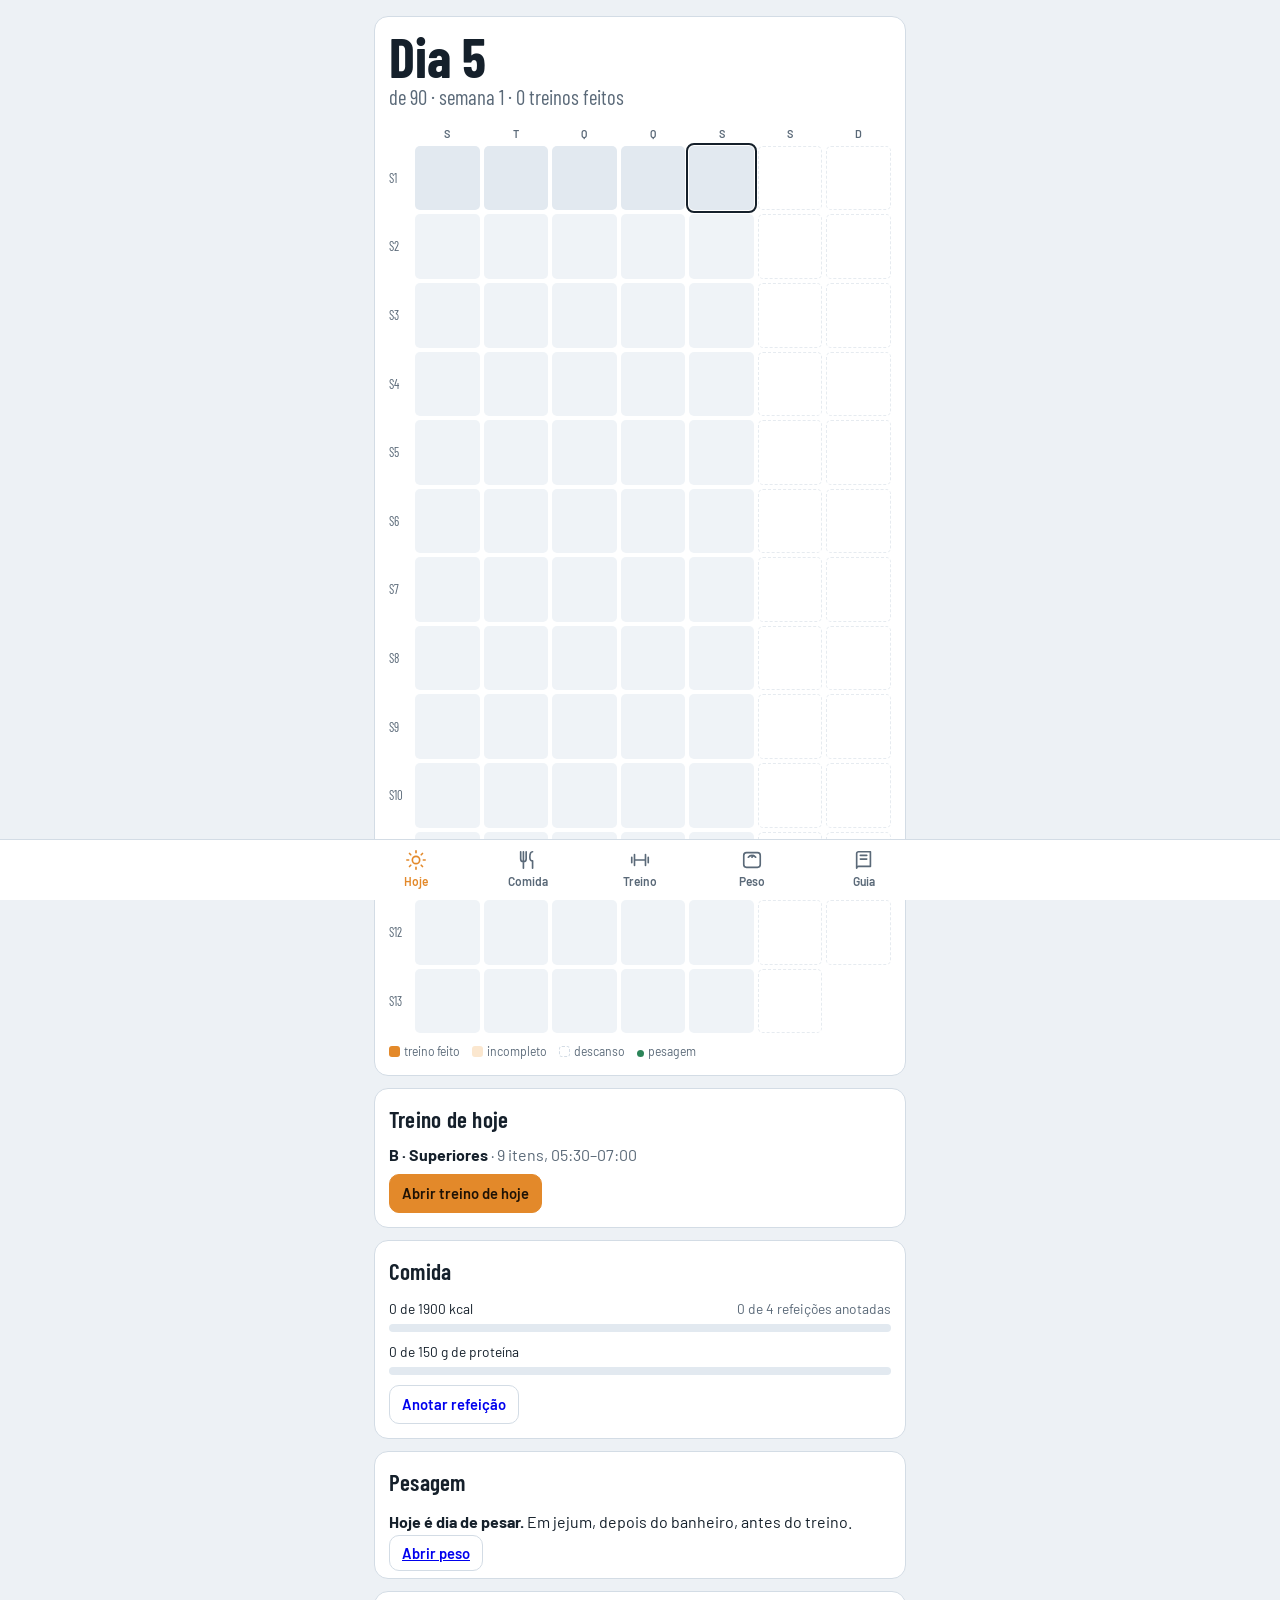
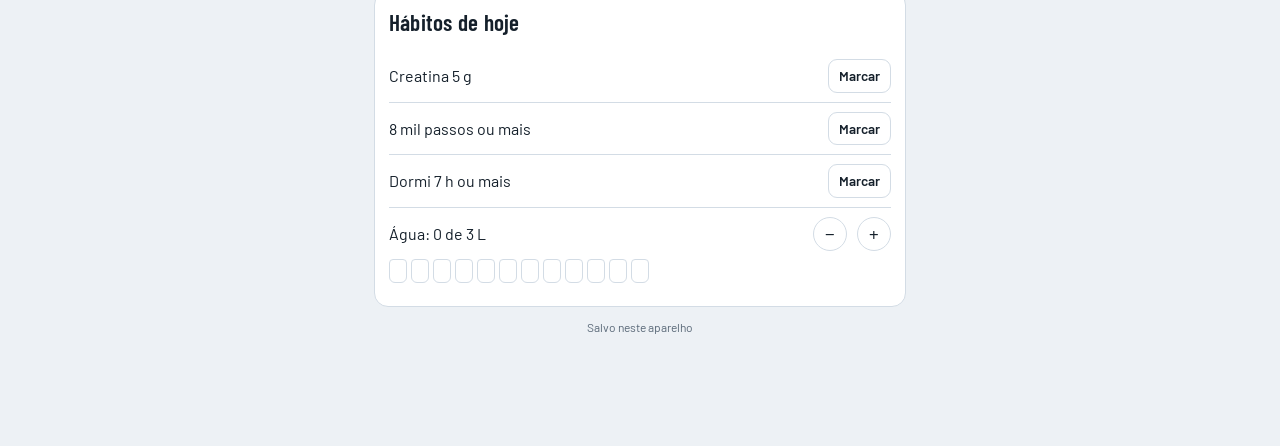
<file: cut90.html>
<!DOCTYPE html>
<html lang="pt-BR">
<head>
<meta charset="utf-8">
<meta name="viewport" content="width=device-width, initial-scale=1, viewport-fit=cover">
<title>Projeto 90 dias</title>
<link rel="preconnect" href="https://fonts.googleapis.com">
<link rel="preconnect" href="https://fonts.gstatic.com" crossorigin>
<link href="https://fonts.googleapis.com/css2?family=Barlow+Condensed:wght@500;600;700&family=Barlow:wght@400;500;600&display=swap" rel="stylesheet">
<style>
:root{
  --bg:#EDF1F5; --surface:#FFFFFF; --soft:#E2E9F0; --ink:#15202B; --muted:#5A6978;
  --line:#D3DCE5; --accent:#E3892A; --accent-soft:#FBE7CF; --on-accent:#1E1205;
  --good:#2C8559; --good-soft:#D9F0E3; --warn:#BE3F2B; --warn-soft:#F8DDD7;
  color-scheme:light;
  box-sizing:border-box;
  padding-top:env(safe-area-inset-top,0px);
  padding-bottom:env(safe-area-inset-bottom,0px);
}
@media (prefers-color-scheme:dark){
  :root:not([data-theme="light"]){
    --bg:#0E151D; --surface:#17212C; --soft:#1E2B38; --ink:#E5ECF2; --muted:#93A2B1;
    --line:#283646; --accent:#F0A04B; --accent-soft:#3A2A17; --on-accent:#1E1205;
    --good:#4CBF88; --good-soft:#163427; --warn:#EE7A62; --warn-soft:#3B1F1A;
    color-scheme:dark;
  }
}
:root[data-theme="dark"]{
  --bg:#0E151D; --surface:#17212C; --soft:#1E2B38; --ink:#E5ECF2; --muted:#93A2B1;
  --line:#283646; --accent:#F0A04B; --accent-soft:#3A2A17; --on-accent:#1E1205;
  --good:#4CBF88; --good-soft:#163427; --warn:#EE7A62; --warn-soft:#3B1F1A;
  color-scheme:dark;
}
*,*::before,*::after{box-sizing:inherit}
html{scroll-padding-top:env(safe-area-inset-top,0px)}
body{margin:0;background:var(--bg);color:var(--ink);font-family:"Barlow",system-ui,-apple-system,"Segoe UI",Roboto,sans-serif;font-size:16px;line-height:1.45;-webkit-font-smoothing:antialiased}
main{max-width:560px;margin:0 auto;padding:16px 14px 110px}
h1,h2,h3,.num{font-family:"Barlow Condensed","Arial Narrow",system-ui,sans-serif;letter-spacing:.01em}
h1{font-size:2.4rem;line-height:1;margin:0;font-weight:700}
h2{font-size:1.45rem;margin:0 0 10px;font-weight:600}
h3{font-size:1.15rem;margin:0;font-weight:600}
p{margin:0 0 8px}
.muted{color:var(--muted)}
.small{font-size:.86rem}
.card{background:var(--surface);border:1px solid var(--line);border-radius:14px;padding:14px;margin-bottom:12px}
.row{display:flex;gap:10px;align-items:center}
.between{justify-content:space-between}
.wrap{flex-wrap:wrap}
.grow{flex:1;min-width:0}
button{font:inherit;color:inherit;cursor:pointer}
.btn{border:1px solid var(--line);background:var(--surface);border-radius:10px;padding:8px 12px;font-weight:600;font-size:.92rem}
.btn.primary{background:var(--accent);border-color:var(--accent);color:var(--on-accent)}
.btn.ghost{background:transparent}
.btn:focus-visible,input:focus-visible,textarea:focus-visible,a:focus-visible{outline:2px solid var(--accent);outline-offset:2px}
input,textarea{font:inherit;color:var(--ink);background:var(--bg);border:1px solid var(--line);border-radius:9px;padding:8px 10px;width:100%}
textarea{resize:vertical;min-height:58px}
input.n{text-align:center;padding:8px 4px}
label.lb{display:block;font-size:.82rem;color:var(--muted);margin:0 0 4px}

/* date nav */
.datenav{display:flex;align-items:center;justify-content:space-between;gap:8px;margin-bottom:12px}
.datenav .d{text-align:center}
.datenav .d b{display:block;font-family:"Barlow Condensed",sans-serif;font-size:1.3rem}
.iconbtn{width:42px;height:42px;border-radius:50%;border:1px solid var(--line);background:var(--surface);font-size:1.2rem;display:grid;place-items:center}

/* bottom nav */
nav.tabs{position:fixed;left:0;right:0;bottom:0;background:var(--surface);border-top:1px solid var(--line);padding-bottom:env(safe-area-inset-bottom,0px);z-index:20}
nav.tabs .in{max-width:560px;margin:0 auto;display:grid;grid-template-columns:repeat(5,1fr)}
nav.tabs a{display:flex;flex-direction:column;align-items:center;gap:2px;padding:9px 0 10px;text-decoration:none;color:var(--muted);font-size:.75rem;font-weight:600}
nav.tabs a svg{width:22px;height:22px;stroke:currentColor;fill:none;stroke-width:1.8;stroke-linecap:round;stroke-linejoin:round}
nav.tabs a[aria-current="page"]{color:var(--accent)}

/* hero grid */
.hero{padding:16px 14px 14px}
.hero .big{font-family:"Barlow Condensed",sans-serif;font-weight:700;font-size:3.4rem;line-height:.9}
.hero .of{font-family:"Barlow Condensed",sans-serif;font-size:1.3rem;color:var(--muted)}
.grid90{display:grid;grid-template-columns:22px repeat(7,1fr);gap:4px;margin-top:14px;font-size:.68rem}
.grid90 .wk{color:var(--muted);display:flex;align-items:center;font-family:"Barlow Condensed",sans-serif;font-size:.8rem}
.grid90 .hd{text-align:center;color:var(--muted);font-weight:600}
.cell{aspect-ratio:1;border-radius:5px;background:var(--soft);position:relative}
.cell.rest{background:transparent;border:1px dashed var(--line)}
.cell.done{background:var(--accent)}
.cell.partial{background:var(--accent-soft)}
.cell.today{outline:2px solid var(--ink);outline-offset:1px}
.cell.future{opacity:.55}
.cell.w::after{content:"";position:absolute;right:3px;bottom:3px;width:5px;height:5px;border-radius:50%;background:var(--good)}
.cell.none{visibility:hidden}
.legend{display:flex;gap:12px;flex-wrap:wrap;margin-top:10px;font-size:.76rem;color:var(--muted)}
.legend i{display:inline-block;width:11px;height:11px;border-radius:3px;vertical-align:-1px;margin-right:4px}

/* progress bars */
.bar{height:8px;border-radius:5px;background:var(--soft);overflow:hidden}
.bar>span{display:block;height:100%;background:var(--accent);border-radius:5px;transition:width .25s}
.bar.g>span{background:var(--good)}

/* chips */
.chips{display:flex;gap:6px;overflow-x:auto;padding-bottom:2px;margin-bottom:12px}
.chip{flex:0 0 auto;border:1px solid var(--line);background:var(--surface);border-radius:999px;padding:7px 13px;font-weight:600;font-size:.9rem}
.chip[aria-pressed="true"]{background:var(--ink);color:var(--bg);border-color:var(--ink)}

/* meals */
.meal{border-left:4px solid var(--line)}
.meal.ok{border-left-color:var(--good)}
.meal .time{font-family:"Barlow Condensed",sans-serif;font-size:1.25rem;font-weight:600;min-width:52px}
.plan{background:var(--soft);border-radius:9px;padding:8px 10px;font-size:.88rem;color:var(--muted);margin:8px 0}
.tri{display:grid;grid-template-columns:1fr 1fr;gap:8px;margin-top:8px}

/* exercises */
.ex{position:relative}
.ex .ord{font-family:"Barlow Condensed",sans-serif;font-weight:700;font-size:1.5rem;color:var(--accent);min-width:26px;line-height:1}
.ex.isdone{opacity:.72}
.ex .cue{font-size:.85rem;color:var(--muted);margin:4px 0 8px}
.ex .cue.spine{color:var(--warn)}
.sets{display:grid;grid-template-columns:34px 1fr 1fr;gap:6px;align-items:center}
.sets .h{font-size:.75rem;color:var(--muted);text-align:center}
.sets .s{font-family:"Barlow Condensed",sans-serif;font-weight:600;color:var(--muted);text-align:center}
.tip{font-size:.85rem;background:var(--accent-soft);border-radius:9px;padding:7px 10px;margin-top:8px}
.last{font-size:.82rem;color:var(--muted);margin-top:6px}
.check{border:1px solid var(--line);border-radius:9px;background:transparent;padding:6px 10px;font-size:.85rem;font-weight:600}
.check[aria-pressed="true"]{background:var(--good);border-color:var(--good);color:#fff}
.pain{display:grid;grid-template-columns:repeat(11,1fr);gap:4px}
.pain button{border:1px solid var(--line);background:var(--surface);border-radius:7px;padding:7px 0;font-weight:600;font-size:.85rem}
.pain button[aria-pressed="true"]{background:var(--ink);color:var(--bg)}
.alert{border-radius:11px;padding:10px 12px;font-size:.92rem;margin-bottom:12px}
.alert.warn{background:var(--warn-soft);color:var(--warn)}
.alert.good{background:var(--good-soft);color:var(--good)}
.alert.info{background:var(--accent-soft)}

/* habits */
.hab{display:flex;align-items:center;justify-content:space-between;gap:10px;padding:9px 0;border-bottom:1px solid var(--line)}
.hab:last-child{border-bottom:0}
.water{display:flex;gap:4px;flex-wrap:wrap}
.water span{width:18px;height:24px;border-radius:4px 4px 6px 6px;border:1.5px solid var(--line)}
.water span.f{background:#4A90C8;border-color:#4A90C8}

/* stats */
.stats{display:grid;grid-template-columns:1fr 1fr;gap:8px}
.stat{background:var(--soft);border-radius:10px;padding:10px}
.stat .v{font-family:"Barlow Condensed",sans-serif;font-size:1.6rem;font-weight:600;line-height:1.1}
.stat .k{font-size:.78rem;color:var(--muted)}
.chart{width:100%;height:auto;display:block}
.chart text{fill:var(--muted);font-size:9px;font-family:"Barlow",sans-serif}
table.list{width:100%;border-collapse:collapse;font-size:.92rem}
table.list td,table.list th{padding:7px 4px;border-bottom:1px solid var(--line);text-align:left}
table.list th{font-size:.78rem;color:var(--muted);font-weight:600}
.scrollx{overflow-x:auto}
ul.plain{margin:0;padding-left:18px}
ul.plain li{margin-bottom:5px}
.sync{font-size:.75rem;color:var(--muted);text-align:center;margin-top:8px}
@media (prefers-reduced-motion:reduce){*{transition:none!important}}
</style>
</head>
<body>
<main id="app"></main>
<nav class="tabs" aria-label="Seções"><div class="in" id="tabs"></div></nav>

<script>
/* ============ DADOS DO PLANO ============ */
const START_DEFAULT = "2026-11-30";
const HEIGHT_CM = 167;
const KCAL_GOAL = 1900, PROT_GOAL = 150, WATER_GOAL = 12; // copos de 250 ml

const MEALS = [
  {id:"pre", time:"05:15", name:"Pré-treino", opt:true, kcal:0, prot:0,
   plan:"Café preto. Se bater tontura: 1 banana ou 1 dose de whey com água."},
  {id:"cafe", time:"07:30", name:"Café da manhã", kcal:450, prot:30,
   plan:"3 ovos mexidos, 2 fatias de pão integral, 1 fruta e café. Dia corrido: whey + 40 g de aveia + 1 banana. Tome a creatina (5 g) aqui."},
  {id:"almoco", time:"11:30", name:"Almoço", kcal:600, prot:45,
   plan:"150 g de frango, carne magra ou peixe, 4 colheres de arroz (~120 g), 1 concha de feijão, salada à vontade, 1 colher de chá de azeite."},
  {id:"lanche", time:"16:00", name:"Lanche", kcal:330, prot:35,
   plan:"Iogurte natural + 1 dose de whey + 1 fruta. Ou sanduíche integral de frango ou atum."},
  {id:"jantar", time:"20:00", name:"Jantar", kcal:520, prot:40,
   plan:"150 g de proteína, 150 g de batata, mandioca ou arroz, legumes à vontade."},
  {id:"extra", time:"—", name:"Fora do plano", opt:true, kcal:0, prot:0,
   plan:"Beliscos, bebida, doce, fim de semana. Anotar com honestidade é o que permite ajustar a dieta certo."}
];

const WORKOUTS = {
  A:{title:"Inferiores + core", ex:[
    {id:"aq_a", name:"Aquecimento na bike", type:"warm", reps:"5 min leve"},
    {id:"legpress", name:"Leg press 45°", type:"load", sets:3, reps:"10–12", top:12,
     cue:"Quadril e lombar colados no banco o tempo todo. Desça só até onde o quadril não enrola.", spine:true},
    {id:"extensora", name:"Cadeira extensora", type:"load", sets:3, reps:"12", top:12,
     cue:"Suba controlando, segure 1 s em cima."},
    {id:"flexora", name:"Mesa flexora", type:"load", sets:3, reps:"12", top:12,
     cue:"Quadril colado no banco, sem arquear a lombar para ajudar.", spine:true},
    {id:"pelvica", name:"Elevação pélvica", type:"load", sets:3, reps:"10–12", top:12,
     cue:"Suba até alinhar o quadril com o tronco. Não force a lombar para cima: o trabalho é do glúteo.", spine:true},
    {id:"afundo", name:"Afundo com halteres", type:"load", sets:3, reps:"10 por perna", top:10,
     cue:"Tronco reto, passo médio. Halteres leves no início; troque por agachamento goblet só se não doer."},
    {id:"panturrilha", name:"Panturrilha sentado", type:"load", sets:3, reps:"15", top:15,
     cue:"Amplitude toda, pausa embaixo."},
    {id:"curlup", name:"Curl-up de McGill", type:"core", sets:3, reps:"8 × 10 s", unit:"reps",
     cue:"Uma perna dobrada, mãos sob a lombar. Levante só cabeça e ombros, sem flexionar a coluna.", spine:true},
    {id:"pranchalat", name:"Prancha lateral", type:"core", sets:3, reps:"20–30 s cada lado", unit:"seg",
     cue:"Corpo em linha reta. Comece com joelhos apoiados se precisar."},
    {id:"perdigueiro", name:"Perdigueiro (bird dog)", type:"core", sets:3, reps:"8 cada lado", unit:"reps",
     cue:"Braço e perna opostos, segure 5 s. Lombar parada como uma mesa."},
    {id:"esteira_a", name:"Esteira inclinada", type:"cardio", reps:"15–20 min caminhando"}
  ]},
  B:{title:"Superiores", ex:[
    {id:"aq_b", name:"Aquecimento + manguito", type:"warm", reps:"5 min bike + rotação externa com elástico"},
    {id:"supino", name:"Supino com halteres", type:"load", sets:3, reps:"10–12", top:12,
     cue:"Pés firmes no chão, glúteo no banco. Peso por halter.", },
    {id:"remada", name:"Remada com apoio no peito", type:"load", sets:3, reps:"10–12", top:12,
     cue:"Peito apoiado tira a carga da lombar. Nunca faça remada curvada livre.", spine:true},
    {id:"puxada", name:"Puxada frente", type:"load", sets:3, reps:"10–12", top:12,
     cue:"Puxe até o queixo, sem jogar o tronco para trás."},
    {id:"desenv", name:"Desenvolvimento sentado com encosto", type:"load", sets:3, reps:"10–12", top:12,
     cue:"Costas coladas no encosto. Se a lombar arquear, a carga está alta.", spine:true},
    {id:"lateral", name:"Elevação lateral", type:"load", sets:3, reps:"12–15", top:15,
     cue:"Cotovelo levemente dobrado, sobe até a linha do ombro."},
    {id:"triceps", name:"Tríceps na polia", type:"load", sets:3, reps:"12", top:12,
     cue:"Cotovelos parados ao lado do corpo."},
    {id:"rosca", name:"Rosca com halteres sentado", type:"load", sets:3, reps:"12", top:12,
     cue:"Sentado e com encosto, sem balanço."},
    {id:"esteira_b", name:"Esteira inclinada", type:"cardio", reps:"15–20 min caminhando"}
  ]},
  C:{title:"Cardio + core", ex:[
    {id:"cardio_c", name:"Esteira inclinada ou bike", type:"cardio", reps:"30–40 min em ritmo de conversa"},
    {id:"curlup", name:"Curl-up de McGill", type:"core", sets:3, reps:"8 × 10 s", unit:"reps",
     cue:"Uma perna dobrada, mãos sob a lombar. Levante só cabeça e ombros.", spine:true},
    {id:"pranchalat", name:"Prancha lateral", type:"core", sets:3, reps:"20–30 s cada lado", unit:"seg",
     cue:"Corpo em linha reta."},
    {id:"perdigueiro", name:"Perdigueiro (bird dog)", type:"core", sets:3, reps:"8 cada lado", unit:"reps",
     cue:"Segure 5 s em cima, lombar parada."}
  ]}
};
const SCHEDULE = {1:"A", 2:"B", 3:"C", 4:"A", 5:"B"};
const WEIGH_DOW = [1,3,5];

/* ============ UTILIDADES ============ */
const pad = n => String(n).padStart(2,"0");
const ymd = d => `${d.getFullYear()}-${pad(d.getMonth()+1)}-${pad(d.getDate())}`;
const parse = s => { const [y,m,d] = s.split("-").map(Number); return new Date(y,m-1,d); };
const addDays = (s,n) => { const d = parse(s); d.setDate(d.getDate()+n); return ymd(d); };
const diffDays = (a,b) => Math.round((parse(b)-parse(a))/86400000);
const today = () => ymd(new Date());
const DOW = ["Domingo","Segunda","Terça","Quarta","Quinta","Sexta","Sábado"];
const DOWS = ["dom","seg","ter","qua","qui","sex","sáb"];
const dm = s => { const d = parse(s); return `${pad(d.getDate())}/${pad(d.getMonth()+1)}`; };
const fmtDate = s => `${DOW[parse(s).getDay()]}, ${dm(s)}`;
const esc = v => String(v ?? "").replace(/[&<>"']/g, c => ({"&":"&amp;","<":"&lt;",">":"&gt;",'"':"&quot;","'":"&#39;"}[c]));
const num = v => (v===null||v===undefined||v==="") ? null : (typeof v==="number" ? v : (isNaN(parseFloat(String(v).replace(",","."))) ? null : parseFloat(String(v).replace(",","."))));
const fmt = (v,d=1) => v==null ? "—" : Number(v).toLocaleString("pt-BR",{minimumFractionDigits:0,maximumFractionDigits:d});
const half = v => Math.round(v*2)/2;

function setPath(obj, path, val){
  const ks = path.split("."); let o = obj;
  for(let i=0;i<ks.length-1;i++){
    if(o[ks[i]]==null || typeof o[ks[i]]!=="object") o[ks[i]] = /^\d+$/.test(ks[i+1]) ? [] : {};
    o = o[ks[i]];
  }
  o[ks[ks.length-1]] = val;
}
const getPath = (obj,path) => path.split(".").reduce((o,k)=> o==null?undefined:o[k], obj);

/* ============ ESTADO + SALVAMENTO ============ */
const KEYS = ["config","food","train","weight"];
let S = {config:{start:START_DEFAULT, w0:74, bf0:22}, food:{}, train:{}, weight:{}};
let db = null, uid = null, syncMsg = "Salvo neste aparelho";
const ui = {date: today(), wDate: today(), open:{}};

function loadLocal(){
  for(const k of KEYS){
    try{ const v = localStorage.getItem("cut90:"+k); if(v) S[k] = Object.assign(S[k], JSON.parse(v)); }catch(e){}
  }
}
const timers = {}, chains = {};
function save(k){
  try{ localStorage.setItem("cut90:"+k, JSON.stringify(S[k])); }catch(e){}
  if(!db || !uid) return;
  clearTimeout(timers[k]);
  timers[k] = setTimeout(()=>{
    const json = JSON.stringify(S[k]);
    chains[k] = (chains[k]||Promise.resolve()).then(()=>
      db.doc(`data/users/${uid}/${k}`).set({json, at:Date.now()})
        .then(()=>{ syncMsg = "Sincronizado na sua conta"; paintSync(); })
        .catch(()=>{ syncMsg = "Sem conexão: salvo neste aparelho"; paintSync(); })
    );
  }, 700);
}
function paintSync(){ const el = document.getElementById("sync"); if(el) el.textContent = syncMsg; }

async function initCloud(){
  if(!window.claude || !window.claude.use) return;
  try{
    const [d,u] = await Promise.all([claude.use("db"), claude.use("user")]);
    if(!d || !u) return;
    const id = await u.id(); if(!id) return;
    const snaps = await Promise.race([
      Promise.all(KEYS.map(k => d.doc(`data/users/${id}/${k}`).get())),
      new Promise((_,rej)=>setTimeout(()=>rej(new Error("timeout")),10000))
    ]);
    db = d; uid = id;
    snaps.forEach((s,i)=>{
      const k = KEYS[i];
      if(s.exists){
        try{ S[k] = Object.assign(S[k], JSON.parse(s.data().json)); localStorage.setItem("cut90:"+k, JSON.stringify(S[k])); }catch(e){}
      } else if(Object.keys(S[k]).length){ save(k); }
    });
    syncMsg = "Sincronizado na sua conta";
    const a = document.activeElement;
    if(!a || !["INPUT","TEXTAREA"].includes(a.tagName)) render();
    else paintSync();
  }catch(e){ syncMsg = "Salvo neste aparelho"; paintSync(); }
}

/* ============ LÓGICA DO PROGRAMA ============ */
const start = () => S.config.start || START_DEFAULT;
const dayNum = d => diffDays(start(), d) + 1;
const weekNum = d => Math.floor((dayNum(d)-1)/7) + 1;
const workoutKeyFor = d => (S.train[d] && S.train[d].k) || SCHEDULE[parse(d).getDay()] || null;

function sessionHasData(sess){
  if(!sess || !sess.ex) return false;
  return Object.values(sess.ex).some(e => e && (e.done || (e.sets||[]).some(s=>s && (num(s.kg)!=null || num(s.r)!=null)) || num(e.min)!=null));
}
function sessionStatus(d){
  const sess = S.train[d]; if(!sessionHasData(sess)) return "none";
  const k = workoutKeyFor(d); if(!k) return "partial";
  const exs = WORKOUTS[k].ex;
  const done = exs.filter(x => { const e = sess.ex[x.id]; return e && (e.done || (e.sets||[]).some(s=>s&&num(s.r)!=null) || num(e.min)!=null); }).length;
  return done >= Math.ceil(exs.length*0.7) ? "done" : "partial";
}
function lastSession(exId, before){
  const ds = Object.keys(S.train).filter(d => d < before).sort().reverse();
  for(const d of ds){
    const e = S.train[d].ex && S.train[d].ex[exId];
    if(e && (e.sets||[]).some(s=>s && num(s.kg)!=null)) return {date:d, sets:e.sets.filter(Boolean)};
  }
  return null;
}
function history(exId){
  return Object.keys(S.train).sort().map(d=>{
    const e = S.train[d].ex && S.train[d].ex[exId];
    if(!e) return null;
    const kgs = (e.sets||[]).filter(Boolean).map(s=>num(s.kg)).filter(v=>v!=null);
    return kgs.length ? {d, y:Math.max(...kgs)} : null;
  }).filter(Boolean);
}
function suggestion(x, d){
  const n = dayNum(d);
  if(n <= 14 && n >= 1) return "Semanas 1–2: carga leve, foco em técnica e amplitude sem dor.";
  const last = lastSession(x.id, d);
  if(!last) return "Primeira vez: ache a carga em que a última repetição sai difícil, mas limpa.";
  const top = Math.max(...last.sets.map(s=>num(s.kg)).filter(v=>v!=null));
  const filled = last.sets.filter(s=>num(s.r)!=null);
  const allTop = filled.length >= x.sets && filled.every(s=>num(s.r) >= x.top);
  return allTop
    ? `Você bateu ${x.top} reps em todas as séries: suba para ~${fmt(half(top*1.05))} kg.`
    : `Mantenha ${fmt(top)} kg e busque mais repetições até chegar em ${x.top} em todas.`;
}
function dayFood(d){ return S.food[d] || {}; }
function foodTotals(d){
  const m = dayFood(d).meals || {}; let k=0,p=0,c=0;
  for(const meal of MEALS){ const e = m[meal.id]; if(!e) continue;
    if(num(e.kcal)!=null) k+=num(e.kcal); if(num(e.prot)!=null) p+=num(e.prot);
    if((e.text||"").trim() && meal.id!=="extra" && meal.id!=="pre") c++; }
  return {k,p,c};
}
function isWeighDay(d){ return WEIGH_DOW.includes(parse(d).getDay()); }
function nextWeighDay(d){ for(let i=0;i<8;i++){ const x = addDays(d,i); if(isWeighDay(x)) return x; } return d; }
function isMeasureDay(d){ const n = dayNum(d); return n>=1 && n<=90 && ((n-1)%14===0 || n===90); }
function nextMeasureDay(d){ for(let i=0;i<15;i++){ const x = addDays(d,i); if(isMeasureDay(x)) return x; } return null; }
function navyBF(waist, neck){
  if(!waist || !neck || waist<=neck) return null;
  return 495/(1.0324 - 0.19077*Math.log10(waist-neck) + 0.15456*Math.log10(HEIGHT_CM)) - 450;
}
function weeklyAverages(){
  const by = {};
  for(const [d,e] of Object.entries(S.weight)){ const kg = num(e && e.kg); if(kg==null) continue;
    const w = weekNum(d); (by[w] = by[w]||[]).push(kg); }
  return Object.keys(by).map(Number).sort((a,b)=>a-b).map(w=>({w, avg: by[w].reduce((a,b)=>a+b,0)/by[w].length, n:by[w].length}));
}

/* ============ GRÁFICO ============ */
function lineChart(pts, unit){
  if(pts.length < 2) return `<p class="muted small">O gráfico aparece a partir do segundo registro.</p>`;
  const W=320,H=130,pl=30,pr=10,pt=12,pb=22;
  const ys = pts.map(p=>p.y); let mn = Math.min(...ys), mx = Math.max(...ys);
  if(mx-mn < 1){ mn -= .5; mx += .5; }
  const X = i => pl + i*(W-pl-pr)/(pts.length-1);
  const Y = v => pt + (mx-v)*(H-pt-pb)/(mx-mn);
  const line = pts.map((p,i)=>`${X(i).toFixed(1)},${Y(p.y).toFixed(1)}`).join(" ");
  const step = Math.max(1, Math.ceil(pts.length/6));
  return `<svg class="chart" viewBox="0 0 ${W} ${H}" role="img" aria-label="Evolução">
    <line x1="${pl}" y1="${Y(mx)}" x2="${W-pr}" y2="${Y(mx)}" stroke="var(--line)"/>
    <line x1="${pl}" y1="${Y(mn)}" x2="${W-pr}" y2="${Y(mn)}" stroke="var(--line)"/>
    <text x="2" y="${Y(mx)+3}">${fmt(mx)}</text><text x="2" y="${Y(mn)+3}">${fmt(mn)}</text>
    <polyline points="${line}" fill="none" stroke="var(--accent)" stroke-width="2.2" stroke-linejoin="round"/>
    ${pts.map((p,i)=>`<circle cx="${X(i)}" cy="${Y(p.y)}" r="3" fill="var(--accent)"/>`).join("")}
    ${pts.map((p,i)=> i%step===0||i===pts.length-1 ? `<text x="${X(i)}" y="${H-6}" text-anchor="middle">${esc(p.label)}</text>`:"").join("")}
  </svg>`;
}

/* ============ VIEWS ============ */
const ICONS = {
  hoje:'<svg viewBox="0 0 24 24"><circle cx="12" cy="12" r="4"/><path d="M12 2v2M12 20v2M4.9 4.9l1.4 1.4M17.7 17.7l1.4 1.4M2 12h2M20 12h2M4.9 19.1l1.4-1.4M17.7 6.3l1.4-1.4"/></svg>',
  comida:'<svg viewBox="0 0 24 24"><path d="M4 3v8a3 3 0 0 0 6 0V3M7 3v18M17 3c-2 0-3 3-3 6s1 4 3 4v8"/></svg>',
  treino:'<svg viewBox="0 0 24 24"><path d="M3 9v6M6 6v12M18 6v12M21 9v6M6 12h12"/></svg>',
  peso:'<svg viewBox="0 0 24 24"><rect x="3" y="4" width="18" height="16" rx="3"/><path d="M8 9a5 5 0 0 1 8 0M12 9l1.5-2"/></svg>',
  guia:'<svg viewBox="0 0 24 24"><path d="M4 5a2 2 0 0 1 2-2h13v16H6a2 2 0 0 0-2 2V5z"/><path d="M8 7h7M8 11h7"/></svg>'
};
const TABS = [["hoje","Hoje"],["comida","Comida"],["treino","Treino"],["peso","Peso"],["guia","Guia"]];
const view = () => { const h = location.hash.replace("#",""); return TABS.some(t=>t[0]===h) ? h : "hoje"; };

function dateNav(key){
  const d = ui[key];
  const n = dayNum(d);
  const label = n>=1 && n<=90 ? `Dia ${n} de 90` : (n<1 ? `Começa em ${1-n} dia${1-n>1?"s":""}` : "Após os 90 dias");
  return `<div class="datenav">
    <button class="iconbtn" data-act="nav" data-k="${key}" data-v="-1" aria-label="Dia anterior">‹</button>
    <div class="d"><b>${fmtDate(d)}</b><span class="muted small">${label}${d===today()?" · hoje":""}</span></div>
    <button class="iconbtn" data-act="nav" data-k="${key}" data-v="1" aria-label="Próximo dia">›</button>
  </div>${d!==today()?`<div style="text-align:center;margin:-6px 0 12px"><button class="btn ghost small" data-act="today" data-k="${key}">Voltar para hoje</button></div>`:""}`;
}

function vHoje(){
  const t = today(), n = dayNum(t);
  const k = SCHEDULE[parse(t).getDay()];
  const tot = foodTotals(t);
  const f = dayFood(t), hab = f.hab || {};
  // grid
  let cells = "";
  for(let w=0; w<13; w++){
    cells += `<div class="wk">S${w+1}</div>`;
    for(let i=0;i<7;i++){
      const idx = w*7+i;
      if(idx>=90){ cells += `<div class="cell none"></div>`; continue; }
      const d = addDays(start(), idx), dow = parse(d).getDay();
      const st = sessionStatus(d);
      let cls = "cell";
      if(st==="done") cls+=" done"; else if(st==="partial") cls+=" partial"; else if(!SCHEDULE[dow]) cls+=" rest";
      if(d===t) cls+=" today"; if(d>t) cls+=" future";
      if(S.weight[d] && num(S.weight[d].kg)!=null) cls+=" w";
      cells += `<div class="${cls}" title="${fmtDate(d)}"></div>`;
    }
  }
  const startDow = parse(start()).getDay();
  const heads = Array.from({length:7},(_,i)=>`<div class="hd">${DOWS[(startDow+i)%7].slice(0,1).toUpperCase()}</div>`).join("");
  const trained = Array.from({length:90},(_,i)=>addDays(start(),i)).filter(d=>sessionStatus(d)==="done").length;

  const headline = n<1 ? `<div class="big">${1-n}</div><div class="of">dia${1-n>1?"s":""} para começar · início ${fmtDate(start())}</div>`
    : n>90 ? `<div class="big">90</div><div class="of">dias concluídos</div>`
    : `<div class="big">Dia ${n}</div><div class="of">de 90 · semana ${weekNum(t)} · ${trained} treinos feitos</div>`;

  // next meal
  const now = new Date(); const hm = pad(now.getHours())+":"+pad(now.getMinutes());
  const nextMeal = MEALS.filter(m=>m.time!=="—" && m.id!=="pre").find(m=>m.time>hm);

  const weigh = isWeighDay(t);
  const wDone = S.weight[t] && num(S.weight[t].kg)!=null;
  const measure = isMeasureDay(t);
  const lastPain = Object.keys(S.train).sort().reverse().map(d=>S.train[d].pain).find(v=>v!=null);

  return `
  <section class="card hero">
    ${headline}
    <div class="grid90"><div></div>${heads}${cells}</div>
    <div class="legend"><span><i style="background:var(--accent)"></i>treino feito</span><span><i style="background:var(--accent-soft)"></i>incompleto</span><span><i style="border:1px dashed var(--line)"></i>descanso</span><span><i style="background:var(--good);border-radius:50%;width:7px;height:7px"></i>pesagem</span></div>
  </section>

  ${lastPain>=4 ? `<div class="alert warn">Último treino com dor lombar ${lastPain}/10. Reduza a carga do que doeu e, se a dor irradiar para a perna, pare e procure seu médico.</div>`:""}

  <section class="card">
    <div class="row between"><h2 style="margin:0">Treino de hoje</h2>${k?`<span class="muted small">${sessionStatus(t)==="done"?"✓ feito":""}</span>`:""}</div>
    ${k ? `<p style="margin-top:6px"><b>${k} · ${WORKOUTS[k].title}</b> <span class="muted">· ${WORKOUTS[k].ex.length} itens, 05:30–07:00</span></p>
      <a class="btn primary" href="#treino" data-act="today" data-k="date" style="display:inline-block;text-decoration:none">Abrir treino de hoje</a>`
      : `<p style="margin-top:6px">Descanso ativo: caminhada de 30–40 min ou bike leve, mais o Big 3 de McGill.</p>`}
  </section>

  <section class="card">
    <h2>Comida</h2>
    <div class="row between small"><span>${fmt(tot.k,0)} de ${KCAL_GOAL} kcal</span><span class="muted">${tot.c} de 4 refeições anotadas</span></div>
    <div class="bar" style="margin:5px 0 10px"><span style="width:${Math.min(100,tot.k/KCAL_GOAL*100)}%"></span></div>
    <div class="row between small"><span>${fmt(tot.p,0)} de ${PROT_GOAL} g de proteína</span></div>
    <div class="bar g" style="margin:5px 0 10px"><span style="width:${Math.min(100,tot.p/PROT_GOAL*100)}%"></span></div>
    ${nextMeal ? `<p class="small">Próxima: <b>${nextMeal.name}, ${nextMeal.time}</b></p>` : ""}
    <a class="btn" href="#comida" data-act="today" data-k="date" style="display:inline-block;text-decoration:none">Anotar refeição</a>
  </section>

  <section class="card">
    <h2>Pesagem</h2>
    ${weigh ? (wDone ? `<p>✓ Pesado hoje: <b>${fmt(num(S.weight[t].kg))} kg</b></p>` : `<p><b>Hoje é dia de pesar.</b> Em jejum, depois do banheiro, antes do treino.</p>`)
      : `<p>Hoje não. Próxima pesagem: <b>${fmtDate(nextWeighDay(t))}</b>.</p>`}
    ${measure ? `<p class="small">📏 Hoje também é dia de medir cintura e pescoço.</p>`:""}
    <a class="btn" href="#peso">Abrir peso</a>
  </section>

  <section class="card">
    <h2>Hábitos de hoje</h2>
    <div class="hab"><span>Creatina 5 g</span><button class="check" data-act="hab" data-h="creat" aria-pressed="${!!hab.creat}">${hab.creat?"Tomei":"Marcar"}</button></div>
    <div class="hab"><span>8 mil passos ou mais</span><button class="check" data-act="hab" data-h="passos" aria-pressed="${!!hab.passos}">${hab.passos?"Feito":"Marcar"}</button></div>
    <div class="hab"><span>Dormi 7 h ou mais</span><button class="check" data-act="hab" data-h="sono" aria-pressed="${!!hab.sono}">${hab.sono?"Sim":"Marcar"}</button></div>
    <div class="hab" style="display:block">
      <div class="row between"><span>Água: ${fmt((f.water||0)*0.25,2)} de 3 L</span>
        <span class="row"><button class="iconbtn" style="width:34px;height:34px" data-act="water" data-v="-1" aria-label="Tirar um copo">−</button><button class="iconbtn" style="width:34px;height:34px" data-act="water" data-v="1" aria-label="Adicionar um copo">+</button></span></div>
      <div class="water" style="margin-top:8px">${Array.from({length:WATER_GOAL},(_,i)=>`<span class="${i<(f.water||0)?"f":""}"></span>`).join("")}</div>
    </div>
  </section>`;
}

function vComida(){
  const d = ui.date, f = dayFood(d), m = f.meals || {};
  const tot = foodTotals(d);
  return `${dateNav("date")}
  <section class="card">
    <div class="row between small"><span id="tk">${fmt(tot.k,0)} de ${KCAL_GOAL} kcal</span><span class="muted">meta do déficit</span></div>
    <div class="bar" style="margin:5px 0 10px"><span id="bk" style="width:${Math.min(100,tot.k/KCAL_GOAL*100)}%"></span></div>
    <div class="row between small"><span id="tp">${fmt(tot.p,0)} de ${PROT_GOAL} g de proteína</span><span class="muted">~2 g por kg</span></div>
    <div class="bar g" style="margin-top:5px"><span id="bp" style="width:${Math.min(100,tot.p/PROT_GOAL*100)}%"></span></div>
    <p class="small muted" style="margin:10px 0 0">Kcal e proteína são opcionais. “Comi o plano” preenche os valores do cardápio.</p>
  </section>
  ${MEALS.map(meal=>{
    const e = m[meal.id] || {};
    const ok = (e.text||"").trim().length>0;
    return `<section class="card meal ${ok?"ok":""}" id="meal-${meal.id}">
      <div class="row between"><div class="row"><span class="time">${meal.time}</span><h3>${meal.name}${meal.opt?` <span class="muted small" style="font-family:Barlow,sans-serif;font-weight:400">opcional</span>`:""}</h3></div>
      ${meal.kcal?`<span class="muted small">${meal.kcal} kcal · ${meal.prot} g</span>`:""}</div>
      <div class="plan">${esc(meal.plan)}</div>
      <label class="lb" for="t-${meal.id}">O que você comeu</label>
      <textarea id="t-${meal.id}" data-f="food" data-p="${d}.meals.${meal.id}.text" placeholder="Ex.: 2 ovos, 1 pão, café com leite">${esc(e.text)}</textarea>
      <div class="tri">
        <div><label class="lb">Kcal (aprox.)</label><input class="n" inputmode="decimal" data-num data-f="food" data-p="${d}.meals.${meal.id}.kcal" value="${esc(e.kcal??"")}"></div>
        <div><label class="lb">Proteína (g)</label><input class="n" inputmode="decimal" data-num data-f="food" data-p="${d}.meals.${meal.id}.prot" value="${esc(e.prot??"")}"></div>
      </div>
      ${meal.kcal ? `<div class="row" style="margin-top:10px"><button class="btn" data-act="plan" data-m="${meal.id}">Comi o plano</button>${ok?`<button class="btn ghost" data-act="clearmeal" data-m="${meal.id}">Limpar</button>`:""}</div>`:""}
    </section>`;}).join("")}
  <section class="card">
    <div class="row between"><h3>Água: ${fmt((f.water||0)*0.25,2)} de 3 L</h3>
    <span class="row"><button class="iconbtn" style="width:34px;height:34px" data-act="water" data-v="-1" data-d="${d}" aria-label="Tirar um copo">−</button><button class="iconbtn" style="width:34px;height:34px" data-act="water" data-v="1" data-d="${d}" aria-label="Adicionar um copo">+</button></span></div>
    <div class="water" style="margin-top:8px">${Array.from({length:WATER_GOAL},(_,i)=>`<span class="${i<(f.water||0)?"f":""}"></span>`).join("")}</div>
  </section>`;
}

function vTreino(){
  const d = ui.date, dow = parse(d).getDay();
  const k = workoutKeyFor(d);
  const sess = S.train[d] || {};
  const chips = ["A","B","C"].map(x=>`<button class="chip" data-act="pickw" data-w="${x}" aria-pressed="${k===x}">${x} · ${WORKOUTS[x].title}</button>`).join("");
  let body = "";
  if(!k){
    body = `<section class="card"><h2>Fim de semana: descanso ativo</h2><p>Caminhada de 30–40 min ou bike leve, mais o Big 3 de McGill. Descansar também faz parte: é quando o músculo se recupera.</p><p class="small muted">Perdeu um treino na semana? Escolha acima e faça hoje.</p></section>`;
  } else {
    const W = WORKOUTS[k];
    const n = dayNum(d);
    body = `${n>=1&&n<=14?`<div class="alert info">Semana ${weekNum(d)} de adaptação: cargas leves, aprenda os movimentos. Nada pode doer na lombar.</div>`:""}
    <p class="muted small" style="margin:0 0 10px">Faça na ordem. Descanso de 60–90 s entre séries. Pare 1–2 reps antes da falha.</p>
    ${W.ex.map((x,i)=>{
      const e = (sess.ex && sess.ex[x.id]) || {};
      const sets = e.sets || [];
      const base = `${d}.ex.${x.id}`;
      let inner = "";
      if(x.type==="load"){
        const last = lastSession(x.id, d);
        inner = `<div class="sets">
          <div></div><div class="h">Carga (kg)</div><div class="h">Reps</div>
          ${Array.from({length:x.sets},(_,s)=>`<div class="s">${s+1}ª</div>
            <input class="n" inputmode="decimal" aria-label="Carga série ${s+1}" data-num data-f="train" data-p="${base}.sets.${s}.kg" value="${esc(sets[s]&&sets[s].kg!=null?sets[s].kg:"")}" placeholder="${last&&last.sets[s]&&last.sets[s].kg!=null?esc(last.sets[s].kg):""}">
            <input class="n" inputmode="numeric" aria-label="Repetições série ${s+1}" data-num data-f="train" data-p="${base}.sets.${s}.r" value="${esc(sets[s]&&sets[s].r!=null?sets[s].r:"")}" placeholder="${esc(String(x.top))}">`).join("")}
        </div>
        ${last?`<div class="last">Última vez (${dm(last.date)}): ${last.sets.map(s=>`${fmt(num(s.kg))} kg × ${s.r??"?"}`).join(" · ")}</div>`:""}
        <div class="tip">${esc(suggestion(x,d))}</div>
        <div class="row" style="margin-top:8px"><button class="btn ghost small" data-act="openex" data-x="${x.id}">${ui.open[x.id]?"Esconder evolução":"Ver evolução da carga"}</button></div>
        ${ui.open[x.id]?`<div style="margin-top:6px">${lineChart(history(x.id).map(h=>({y:h.y,label:dm(h.d)})))}</div>`:""}`;
      } else if(x.type==="core"){
        inner = `<div class="sets" style="grid-template-columns:34px 1fr">
          <div></div><div class="h">${x.unit==="seg"?"Segundos":"Repetições"}</div>
          ${Array.from({length:x.sets},(_,s)=>`<div class="s">${s+1}ª</div><input class="n" inputmode="numeric" data-num data-f="train" data-p="${base}.sets.${s}.r" value="${esc(sets[s]&&sets[s].r!=null?sets[s].r:"")}">`).join("")}
        </div>`;
      } else if(x.type==="cardio"){
        inner = `<div class="tri" style="grid-template-columns:1fr 1fr 1fr">
          <div><label class="lb">Minutos</label><input class="n" inputmode="decimal" data-num data-f="train" data-p="${base}.min" value="${esc(e.min??"")}"></div>
          <div><label class="lb">Inclinação %</label><input class="n" inputmode="decimal" data-num data-f="train" data-p="${base}.incl" value="${esc(e.incl??"")}"></div>
          <div><label class="lb">Velocidade</label><input class="n" inputmode="decimal" data-num data-f="train" data-p="${base}.vel" value="${esc(e.vel??"")}"></div>
        </div>`;
      }
      return `<section class="card ex ${e.done?"isdone":""}">
        <div class="row" style="align-items:flex-start">
          <span class="ord">${i+1}</span>
          <div class="grow">
            <div class="row between" style="align-items:flex-start"><h3>${esc(x.name)}</h3>
              <button class="check" data-act="exdone" data-x="${x.id}" aria-pressed="${!!e.done}">${e.done?"✓ Feito":"Feito"}</button></div>
            <div class="muted small">${x.sets?`${x.sets} × `:""}${esc(x.reps)}</div>
            ${x.cue?`<div class="cue ${x.spine?"spine":""}">${x.spine?"Coluna: ":""}${esc(x.cue)}</div>`:""}
            ${inner}
          </div>
        </div>
      </section>`;
    }).join("")}
    <section class="card">
      <h3>Dor lombar durante o treino</h3>
      <p class="small muted">0 = nenhuma · 10 = forte. Registre todo treino: é seu termômetro da coluna.</p>
      <div class="pain">${Array.from({length:11},(_,i)=>`<button data-act="pain" data-v="${i}" aria-pressed="${sess.pain===i}">${i}</button>`).join("")}</div>
      ${sess.pain>=4?`<div class="alert warn" style="margin:10px 0 0">Dor ${sess.pain}/10: reduza a carga do exercício que doeu na próxima vez. Dor que irradia para a perna, formigamento ou dormência: pare e procure seu médico.</div>`:""}
      <label class="lb" style="margin-top:12px" for="obs">Observações</label>
      <textarea id="obs" data-f="train" data-p="${d}.note" placeholder="Ex.: leg press incomodou no fim da série">${esc(sess.note)}</textarea>
    </section>`;
  }
  // overview of loads
  const loadEx = []; const seen = new Set();
  for(const key of ["A","B"]) for(const x of WORKOUTS[key].ex) if(x.type==="load" && !seen.has(x.id)){ seen.add(x.id); loadEx.push(x); }
  const rows = loadEx.map(x=>{ const h = history(x.id); if(!h.length) return "";
    const f = h[0].y, l = h[h.length-1].y; const p = f ? ((l-f)/f*100) : 0;
    return `<tr><td>${esc(x.name)}</td><td>${fmt(f)}</td><td><b>${fmt(l)}</b></td><td style="color:${p>0?"var(--good)":"var(--muted)"}">${p>0?"+":""}${fmt(p,0)}%</td></tr>`; }).join("");
  return `${dateNav("date")}<div class="chips">${chips}</div>${body}
  <section class="card"><h2>Evolução de cargas</h2>
    ${rows?`<div class="scrollx"><table class="list"><thead><tr><th>Exercício</th><th>Início</th><th>Atual</th><th>Ganho</th></tr></thead><tbody>${rows}</tbody></table></div>`
    :`<p class="muted small">Assim que você anotar as cargas, aparece aqui quanto cada exercício subiu desde o início.</p>`}
  </section>`;
}

function vPeso(){
  const t = today(), d = ui.wDate, e = S.weight[d] || {};
  const w0 = num(S.config.w0)||74, bf0 = num(S.config.bf0)||22;
  const lean = w0*(1-bf0/100);
  const t15 = lean/0.85, t12 = lean/0.88;
  const avgs = weeklyAverages();
  const cur = avgs.length ? avgs[avgs.length-1].avg : null;
  const lost = cur!=null ? w0-cur : null;
  // alerts
  let alert = "";
  const curW = weekNum(t);
  const closed = avgs.filter(a=>a.w < curW);
  if(closed.length>=3){
    const [a,b,c] = closed.slice(-3);
    if(b.avg >= a.avg-0.1 && c.avg >= b.avg-0.1) alert = `<div class="alert warn">Duas semanas sem cair. Tire ~150 kcal por dia (ex.: metade do arroz do jantar) ou some 2 mil passos por dia.</div>`;
  }
  if(!alert && closed.length>=2){
    const [b,c] = closed.slice(-2);
    if(b.avg - c.avg > 1.0) alert = `<div class="alert warn">Caiu mais de 1 kg na última semana. Rápido demais costuma levar músculo junto: acrescente ~150 kcal por dia.</div>`;
    else if(b.avg - c.avg >= 0.4) alert = `<div class="alert good">Ritmo bom: −${fmt(b.avg-c.avg)} kg na última semana. Continue igual.</div>`;
  }
  // BF
  const measured = Object.keys(S.weight).sort().filter(k=>num(S.weight[k].waist) && num(S.weight[k].neck));
  const bfPts = measured.map(k=>({d:k, bf:navyBF(num(S.weight[k].waist), num(S.weight[k].neck)), waist:num(S.weight[k].waist)})).filter(p=>p.bf!=null);
  const lastBF = bfPts.length ? bfPts[bfPts.length-1] : null;
  const nm = nextMeasureDay(t);
  const entries = Object.keys(S.weight).sort().reverse().filter(k=>num(S.weight[k].kg)!=null || num(S.weight[k].waist)!=null);

  return `
  <section class="card">
    <h2>Quando se pesar</h2>
    <p>Segunda, quarta e sexta, <b>em jejum, depois do banheiro, antes do treino</b>, sempre na mesma balança. O que vale é a média da semana, não o número do dia.</p>
    ${isWeighDay(t) ? `<div class="alert ${S.weight[t]&&num(S.weight[t].kg)!=null?"good":"info"}" style="margin:8px 0 0">${S.weight[t]&&num(S.weight[t].kg)!=null?"✓ Pesagem de hoje registrada.":"Hoje é dia de pesar."}</div>`
      : `<p class="small muted" style="margin:0">Próxima pesagem: <b>${fmtDate(nextWeighDay(t))}</b></p>`}
    <p class="small muted" style="margin:6px 0 0">Cintura e pescoço: a cada 14 dias${nm?` · próxima medida ${isMeasureDay(t)?"<b>hoje</b>":fmtDate(nm)}`:""}. Cintura na altura do umbigo, relaxado; pescoço logo abaixo do pomo de adão.</p>
  </section>

  <section class="card">
    <h2>Registrar</h2>
    <label class="lb" for="wd">Data</label>
    <input id="wd" type="date" value="${d}" data-change="wdate">
    <div class="tri" style="grid-template-columns:1fr 1fr 1fr">
      <div><label class="lb" for="wkg">Peso (kg)</label><input id="wkg" class="n" inputmode="decimal" value="${esc(e.kg??"")}" placeholder="74,0"></div>
      <div><label class="lb" for="wwa">Cintura (cm)</label><input id="wwa" class="n" inputmode="decimal" value="${esc(e.waist??"")}"></div>
      <div><label class="lb" for="wne">Pescoço (cm)</label><input id="wne" class="n" inputmode="decimal" value="${esc(e.neck??"")}"></div>
    </div>
    <button class="btn primary" style="margin-top:10px;width:100%" data-act="saveweight">Salvar pesagem</button>
  </section>

  ${alert}

  <section class="card">
    <h2>Onde você está</h2>
    <div class="stats">
      <div class="stat"><div class="v">${fmt(w0)} kg</div><div class="k">peso inicial</div></div>
      <div class="stat"><div class="v">${cur!=null?fmt(cur)+" kg":"—"}</div><div class="k">média da última semana</div></div>
      <div class="stat"><div class="v" style="color:${lost>0?"var(--good)":"inherit"}">${lost!=null?(lost>0?"−":"+")+fmt(Math.abs(lost))+" kg":"—"}</div><div class="k">desde o início</div></div>
      <div class="stat"><div class="v">${lastBF?fmt(lastBF.bf)+"%":"—"}</div><div class="k">gordura estimada${lastBF?` (${dm(lastBF.d)})`:""}</div></div>
      <div class="stat"><div class="v">${fmt(t15)} kg</div><div class="k">meta de 90 dias (~15%)</div></div>
      <div class="stat"><div class="v">${fmt(t12)} kg</div><div class="k">meta final (~12%)</div></div>
    </div>
    <p class="small muted" style="margin:10px 0 0">Metas calculadas mantendo seus ~${fmt(lean)} kg de massa magra. A gordura estimada usa a fórmula da Marinha dos EUA com cintura, pescoço e sua altura (1,67 m): serve para ver a tendência, não como número exato.</p>
  </section>

  <section class="card">
    <h2>Média semanal</h2>
    ${lineChart(avgs.map(a=>({y:a.avg,label:"S"+a.w})))}
  </section>

  ${bfPts.length?`<section class="card"><h2>Cintura</h2>${lineChart(bfPts.map(p=>({y:p.waist,label:dm(p.d)})))}</section>`:""}

  <section class="card">
    <h2>Histórico</h2>
    ${entries.length?`<div class="scrollx"><table class="list"><thead><tr><th>Data</th><th>Peso</th><th>Cintura</th><th>% gord.</th><th></th></tr></thead><tbody>
    ${entries.map(k=>{const x=S.weight[k]; const bf=navyBF(num(x.waist),num(x.neck));
      return `<tr><td>${DOWS[parse(k).getDay()]} ${dm(k)}</td><td>${num(x.kg)!=null?fmt(num(x.kg))+" kg":"—"}</td><td>${num(x.waist)!=null?fmt(num(x.waist)):"—"}</td><td>${bf!=null?fmt(bf)+"%":"—"}</td><td><button class="btn ghost small" data-act="delw" data-d="${k}" aria-label="Apagar ${dm(k)}">Apagar</button></td></tr>`;}).join("")}
    </tbody></table></div>`:`<p class="muted small">Nenhuma pesagem ainda. A primeira é na segunda-feira, dia 1, antes do treino.</p>`}
  </section>`;
}

function vGuia(){
  return `
  <section class="card">
    <h2>Sua coluna (L4–L5)</h2>
    <p><b>Fora do treino nestes 90 dias:</b> levantamento terra, agachamento livre com barra nas costas, stiff, bom-dia, remada curvada, abdominal tradicional, rotação com carga e qualquer exercício que arredonde a lombar com peso.</p>
    <p><b>Pare na hora</b> se a dor irradiar para a perna ou aparecer formigamento ou dormência. Mostre este treino ao seu ortopedista ou fisioterapeuta.</p>
    <p class="small muted" style="margin:0">Treino às 5:30 tem um detalhe: os discos estão mais hidratados logo ao acordar e ficam mais sensíveis à flexão. Evite dobrar a coluna nos primeiros 30–45 min do dia, inclusive para amarrar o tênis com carga. O aquecimento existe por isso.</p>
  </section>

  <section class="card">
    <h2>Suplementos</h2>
    <table class="list"><tbody>
      <tr><td><b>Creatina</b></td><td>5 g por dia, todo dia, no café das 7:30. Mantém força e músculo no déficit.</td></tr>
      <tr><td><b>Whey</b></td><td>1 dose no lanche das 16:00 (ou no café, nos dias corridos). Serve para bater os 150 g de proteína.</td></tr>
      <tr><td><b>Café preto</b></td><td>Ao acordar, antes do treino. Já é sua cafeína.</td></tr>
      <tr><td><b>Vitamina D, ômega 3</b></td><td>Só se exame mostrar falta.</td></tr>
      <tr><td><b>Não usar</b></td><td>Termogênicos e “queimadores”: pouco efeito real e atrapalham sono e pressão.</td></tr>
    </tbody></table>
  </section>

  <section class="card">
    <h2>Regras que fazem funcionar</h2>
    <ul class="plain">
      <li>Durma pelo menos 7 h. Acordando às 5:00, deite por volta das 22:00.</li>
      <li>Jantar às 20:00 e dormir às 22:00 funciona: mantenha o jantar com proteína e sem fritura.</li>
      <li>Álcool, refrigerante e fritura ficam de fora nestes 90 dias. É onde a maioria dos planos trava.</li>
      <li>Fim de semana conta: anote no “Fora do plano”.</li>
      <li>Ajuste só pela média semanal do peso. O app avisa quando for hora de mudar.</li>
    </ul>
  </section>

  <section class="card">
    <h2>Ajustes do programa</h2>
    <label class="lb" for="cs">Início do programa (dia 1)</label>
    <input id="cs" type="date" value="${esc(start())}" data-change="start">
    <div class="tri">
      <div><label class="lb">Peso inicial (kg)</label><input class="n" inputmode="decimal" data-num data-f="config" data-p="w0" value="${esc(S.config.w0??"")}"></div>
      <div><label class="lb">% de gordura inicial</label><input class="n" inputmode="decimal" data-num data-f="config" data-p="bf0" value="${esc(S.config.bf0??"")}"></div>
    </div>
    <p class="small muted" style="margin:8px 0 0">Se fizer bioimpedância, troque o 22% pelo valor medido: as metas de peso se ajustam sozinhas.</p>
  </section>`;
}

/* ============ RENDER ============ */
function render(){
  const v = view();
  document.getElementById("tabs").innerHTML = TABS.map(([id,l])=>`<a href="#${id}" ${v===id?'aria-current="page"':""}>${ICONS[id]}<span>${l}</span></a>`).join("");
  const html = {hoje:vHoje, comida:vComida, treino:vTreino, peso:vPeso, guia:vGuia}[v]();
  document.getElementById("app").innerHTML = html + `<div class="sync" id="sync">${esc(syncMsg)}</div>`;
}
function live(){
  if(view()!=="comida") return;
  const tot = foodTotals(ui.date);
  const s = (id,t)=>{ const el=document.getElementById(id); if(el) el.textContent=t; };
  s("tk", `${fmt(tot.k,0)} de ${KCAL_GOAL} kcal`); s("tp", `${fmt(tot.p,0)} de ${PROT_GOAL} g de proteína`);
  const bk=document.getElementById("bk"), bp=document.getElementById("bp");
  if(bk) bk.style.width = Math.min(100,tot.k/KCAL_GOAL*100)+"%";
  if(bp) bp.style.width = Math.min(100,tot.p/PROT_GOAL*100)+"%";
  for(const meal of MEALS){ const c=document.getElementById("meal-"+meal.id); const e=(dayFood(ui.date).meals||{})[meal.id];
    if(c) c.classList.toggle("ok", !!(e && (e.text||"").trim())); }
}

/* ============ EVENTOS ============ */
document.addEventListener("input", ev=>{
  const t = ev.target; const f = t.dataset && t.dataset.f; if(!f) return;
  let v = t.value;
  if(t.dataset.num !== undefined) v = num(v);
  setPath(S[f], t.dataset.p, v); save(f); live();
});
document.addEventListener("change", ev=>{
  const t = ev.target, c = t.dataset && t.dataset.change; if(!c) return;
  if(c==="wdate" && t.value){ ui.wDate = t.value; render(); }
  if(c==="start" && t.value){ S.config.start = t.value; save("config"); }
});
document.addEventListener("click", ev=>{
  const b = ev.target.closest("[data-act]"); if(!b) return;
  const a = b.dataset.act;
  if(a==="nav"){ ui[b.dataset.k] = addDays(ui[b.dataset.k], +b.dataset.v); render(); window.scrollTo(0,0); return; }
  if(a==="today"){ ui[b.dataset.k] = today(); if(b.tagName!=="A"){ render(); } return; }
  if(a==="hab"){ const d=today(); const h=b.dataset.h; const cur=getPath(S.food,`${d}.hab.${h}`); setPath(S.food,`${d}.hab.${h}`,!cur); save("food"); render(); return; }
  if(a==="water"){ const d=b.dataset.d||today(); const cur=getPath(S.food,`${d}.water`)||0; setPath(S.food,`${d}.water`,Math.max(0,Math.min(20,cur+ +b.dataset.v))); save("food"); render(); return; }
  if(a==="plan"){ const meal=MEALS.find(m=>m.id===b.dataset.m); const p=`${ui.date}.meals.${meal.id}`;
    const cur = getPath(S.food,p+".text");
    if(!cur || !cur.trim()) setPath(S.food,p+".text","Plano: "+meal.plan);
    setPath(S.food,p+".kcal",meal.kcal); setPath(S.food,p+".prot",meal.prot); save("food"); render(); return; }
  if(a==="clearmeal"){ setPath(S.food,`${ui.date}.meals.${b.dataset.m}`,{}); save("food"); render(); return; }
  if(a==="pickw"){ setPath(S.train,`${ui.date}.k`,b.dataset.w); save("train"); render(); return; }
  if(a==="exdone"){ const p=`${ui.date}.ex.${b.dataset.x}.done`; setPath(S.train,p,!getPath(S.train,p));
    if(!getPath(S.train,`${ui.date}.k`)) setPath(S.train,`${ui.date}.k`,workoutKeyFor(ui.date));
    save("train"); render(); return; }
  if(a==="pain"){ const v=+b.dataset.v; const cur=getPath(S.train,`${ui.date}.pain`); setPath(S.train,`${ui.date}.pain`, cur===v?null:v);
    if(!getPath(S.train,`${ui.date}.k`)) setPath(S.train,`${ui.date}.k`,workoutKeyFor(ui.date));
    save("train"); render(); return; }
  if(a==="openex"){ ui.open[b.dataset.x] = !ui.open[b.dataset.x]; render(); return; }
  if(a==="saveweight"){
    const kg=num(document.getElementById("wkg").value), wa=num(document.getElementById("wwa").value), ne=num(document.getElementById("wne").value);
    if(kg==null && wa==null && ne==null){ return; }
    S.weight[ui.wDate] = {kg, waist:wa, neck:ne}; save("weight"); render(); return; }
  if(a==="delw"){ if(confirm(`Apagar o registro de ${dm(b.dataset.d)}?`)){ delete S.weight[b.dataset.d]; save("weight"); render(); } return; }
});
window.addEventListener("hashchange", ()=>{ render(); window.scrollTo(0,0); });

loadLocal();
render();
initCloud();
</script>
</body>
</html>
</file>
